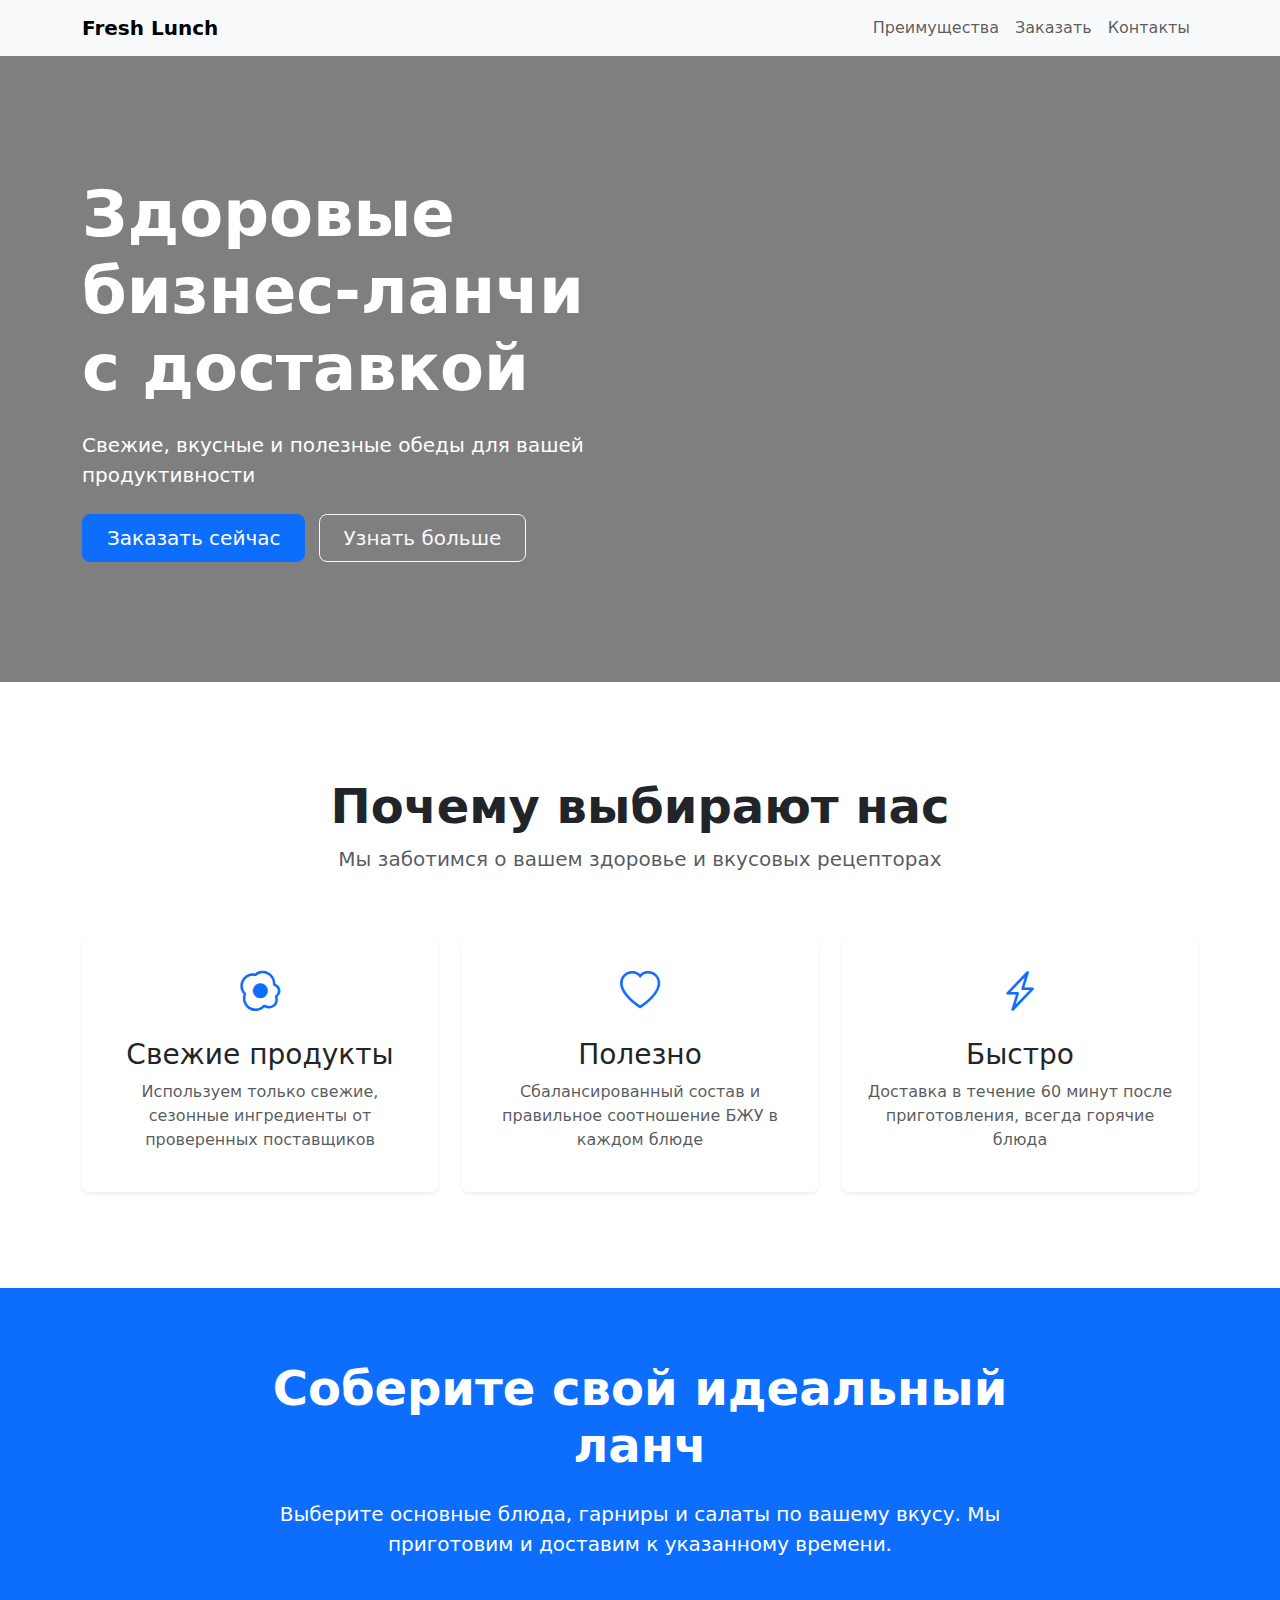
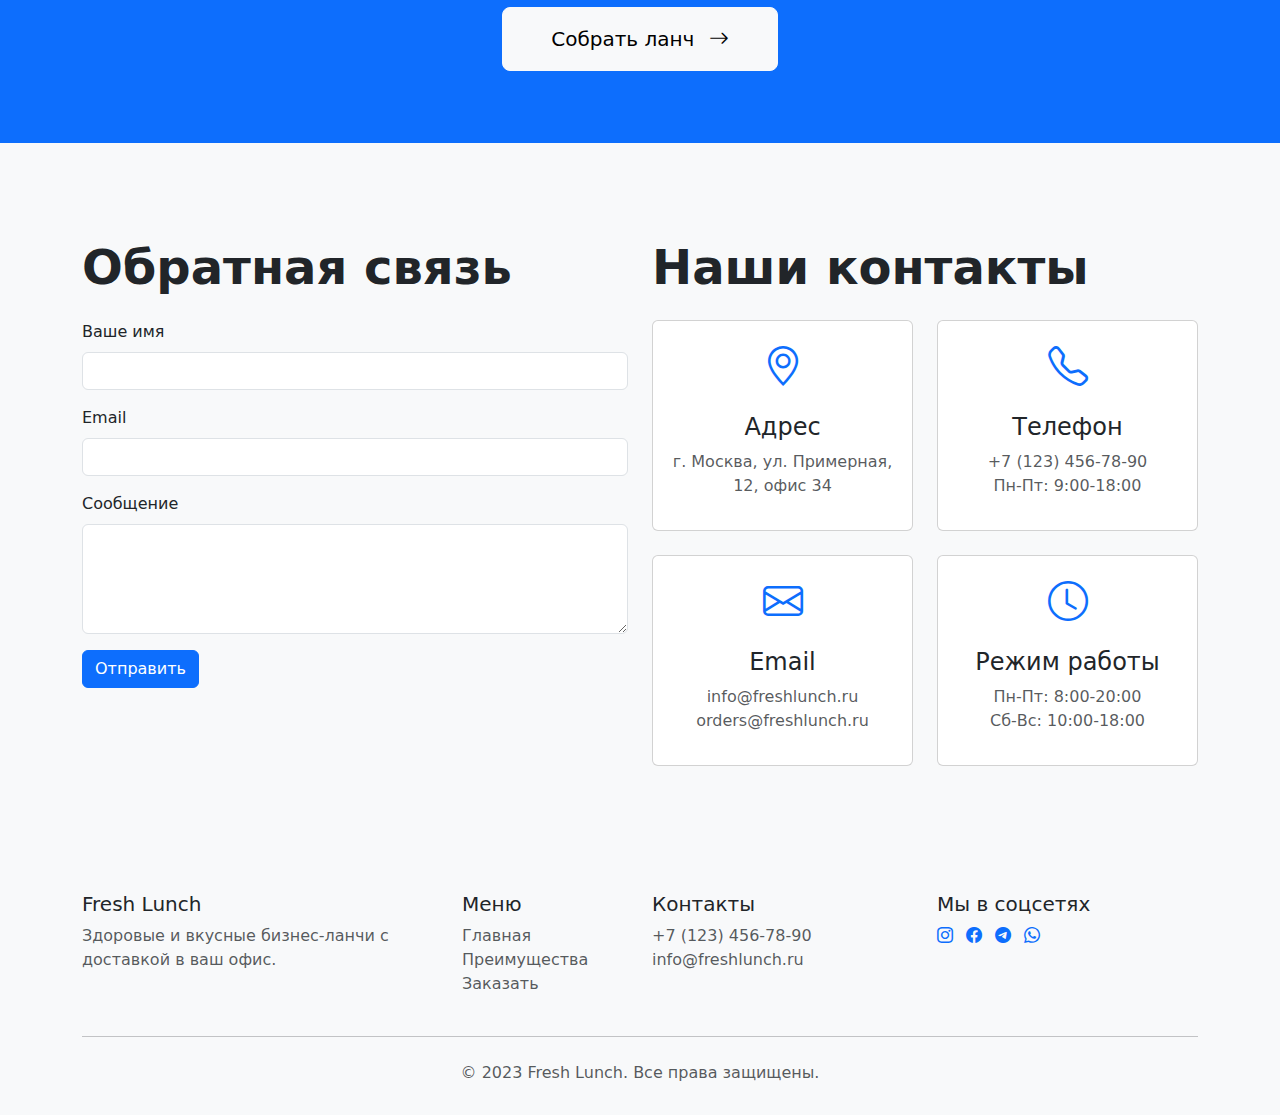
<file: lab10/index.html>
<!DOCTYPE html>
<html lang="ru">
<head>
    <meta charset="UTF-8">
    <meta name="viewport" content="width=device-width, initial-scale=1.0">
    <title>Fresh Lunch - Здоровые бизнес-ланчи</title>
    <!-- Bootstrap 5 CSS -->
    <link href="https://cdn.jsdelivr.net/npm/bootstrap@5.3.0/dist/css/bootstrap.min.css" rel="stylesheet">
    <!-- Bootstrap Icons -->
    <link rel="stylesheet" href="https://cdn.jsdelivr.net/npm/bootstrap-icons@1.10.0/font/bootstrap-icons.css">
    <style>
        /* Кастомные стили */
        .hero-section {
            background: linear-gradient(rgba(0, 0, 0, 0.5), rgba(0, 0, 0, 0.5)), url('https://images.unsplash.com/photo-1505576399279-565b52d4ac71');
            background-size: cover;
            background-position: center;
            color: white;
            padding: 120px 0;
        }
        
        .feature-icon {
            font-size: 2.5rem;
            margin-bottom: 1rem;
            color: #0d6efd;
        }
        
        .cta-section {
            background-color: #0d6efd;
            color: white;
        }
        
        .contact-card {
            transition: transform 0.3s;
        }
        
        .contact-card:hover {
            transform: translateY(-5px);
        }
        
        .footer {
            background-color: #f8f9fa;
            padding: 30px 0;
        }
    </style>
</head>
<body>
    <!-- Навигация -->
    <nav class="navbar navbar-expand-lg navbar-light bg-light sticky-top">
        <div class="container">
            <a class="navbar-brand fw-bold" href="#">Fresh Lunch</a>
            <button class="navbar-toggler" type="button" data-bs-toggle="collapse" data-bs-target="#navbarNav">
                <span class="navbar-toggler-icon"></span>
            </button>
            <div class="collapse navbar-collapse" id="navbarNav">
                <ul class="navbar-nav ms-auto">
                    <li class="nav-item">
                        <a class="nav-link" href="#features">Преимущества</a>
                    </li>
                    <li class="nav-item">
                        <a class="nav-link" href="#cta">Заказать</a>
                    </li>
                    <li class="nav-item">
                        <a class="nav-link" href="#contact">Контакты</a>
                    </li>
                </ul>
            </div>
        </div>
    </nav>

    <!-- Hero Section -->
    <section class="hero-section" id="home">
        <div class="container">
            <div class="row align-items-center">
                <div class="col-lg-6">
                    <h1 class="display-3 fw-bold mb-4">Здоровые бизнес-ланчи с доставкой</h1>
                    <p class="lead mb-4">Свежие, вкусные и полезные обеды для вашей продуктивности</p>
                    <a href="#cta" class="btn btn-primary btn-lg px-4 me-2">Заказать сейчас</a>
                    <a href="#features" class="btn btn-outline-light btn-lg px-4">Узнать больше</a>
                </div>
               
            </div>
        </div>
    </section>

    <!-- Features Section -->
    <section class="py-5" id="features">
        <div class="container py-5">
            <div class="row mb-5">
                <div class="col-12 text-center">
                    <h2 class="display-5 fw-bold">Почему выбирают нас</h2>
                    <p class="lead text-muted">Мы заботимся о вашем здоровье и вкусовых рецепторах</p>
                </div>
            </div>
            <div class="row g-4">
                <div class="col-md-4">
                    <div class="card h-100 border-0 shadow-sm">
                        <div class="card-body text-center p-4">
                            <div class="feature-icon">
                                <i class="bi bi-egg-fried"></i>
                            </div>
                            <h3>Свежие продукты</h3>
                            <p class="text-muted">Используем только свежие, сезонные ингредиенты от проверенных поставщиков</p>
                        </div>
                    </div>
                </div>
                <div class="col-md-4">
                    <div class="card h-100 border-0 shadow-sm">
                        <div class="card-body text-center p-4">
                            <div class="feature-icon">
                                <i class="bi bi-heart"></i>
                            </div>
                            <h3>Полезно</h3>
                            <p class="text-muted">Сбалансированный состав и правильное соотношение БЖУ в каждом блюде</p>
                        </div>
                    </div>
                </div>
                <div class="col-md-4">
                    <div class="card h-100 border-0 shadow-sm">
                        <div class="card-body text-center p-4">
                            <div class="feature-icon">
                                <i class="bi bi-lightning-charge"></i>
                            </div>
                            <h3>Быстро</h3>
                            <p class="text-muted">Доставка в течение 60 минут после приготовления, всегда горячие блюда</p>
                        </div>
                    </div>
                </div>
            </div>
        </div>
    </section>

    <!-- CTA Section -->
    <section class="cta-section py-5" id="cta">
        <div class="container py-4">
            <div class="row justify-content-center">
                <div class="col-lg-8 text-center">
                    <h2 class="display-5 fw-bold mb-4">Соберите свой идеальный ланч</h2>
                    <p class="lead mb-5">Выберите основные блюда, гарниры и салаты по вашему вкусу. Мы приготовим и доставим к указанному времени.</p>
                    <a href="construct.html" class="btn btn-light btn-lg px-5 py-3">Собрать ланч <i class="bi bi-arrow-right ms-2"></i></a>
                </div>
            </div>
        </div>
    </section>

    <!-- Contact Section -->
    <section class="py-5 bg-light" id="contact">
        <div class="container py-5">
            <div class="row">
                <div class="col-lg-6 mb-5 mb-lg-0">
                    <h2 class="display-5 fw-bold mb-4">Обратная связь</h2>
                    <form>
                        <div class="mb-3">
                            <label for="name" class="form-label">Ваше имя</label>
                            <input type="text" class="form-control" id="name" required>
                        </div>
                        <div class="mb-3">
                            <label for="email" class="form-label">Email</label>
                            <input type="email" class="form-control" id="email" required>
                        </div>
                        <div class="mb-3">
                            <label for="message" class="form-label">Сообщение</label>
                            <textarea class="form-control" id="message" rows="4" required></textarea>
                        </div>
                        <button type="submit" class="btn btn-primary">Отправить</button>
                    </form>
                </div>
                <div class="col-lg-6">
                    <h2 class="display-5 fw-bold mb-4">Наши контакты</h2>
                    <div class="row g-4">
                        <div class="col-md-6">
                            <div class="card contact-card h-100">
                                <div class="card-body">
                                    <div class="text-center mb-3">
                                        <i class="bi bi-geo-alt feature-icon"></i>
                                    </div>
                                    <h4 class="text-center">Адрес</h4>
                                    <p class="text-center text-muted">г. Москва, ул. Примерная, 12, офис 34</p>
                                </div>
                            </div>
                        </div>
                        <div class="col-md-6">
                            <div class="card contact-card h-100">
                                <div class="card-body">
                                    <div class="text-center mb-3">
                                        <i class="bi bi-telephone feature-icon"></i>
                                    </div>
                                    <h4 class="text-center">Телефон</h4>
                                    <p class="text-center text-muted">+7 (123) 456-78-90<br>Пн-Пт: 9:00-18:00</p>
                                </div>
                            </div>
                        </div>
                        <div class="col-md-6">
                            <div class="card contact-card h-100">
                                <div class="card-body">
                                    <div class="text-center mb-3">
                                        <i class="bi bi-envelope feature-icon"></i>
                                    </div>
                                    <h4 class="text-center">Email</h4>
                                    <p class="text-center text-muted">info@freshlunch.ru<br>orders@freshlunch.ru</p>
                                </div>
                            </div>
                        </div>
                        <div class="col-md-6">
                            <div class="card contact-card h-100">
                                <div class="card-body">
                                    <div class="text-center mb-3">
                                        <i class="bi bi-clock feature-icon"></i>
                                    </div>
                                    <h4 class="text-center">Режим работы</h4>
                                    <p class="text-center text-muted">Пн-Пт: 8:00-20:00<br>Сб-Вс: 10:00-18:00</p>
                                </div>
                            </div>
                        </div>
                    </div>
                </div>
            </div>
        </div>
    </section>

    <!-- Footer -->
    <footer class="footer">
        <div class="container">
            <div class="row">
                <div class="col-md-4 mb-4 mb-md-0">
                    <h5>Fresh Lunch</h5>
                    <p class="text-muted">Здоровые и вкусные бизнес-ланчи с доставкой в ваш офис.</p>
                </div>
                <div class="col-md-2 mb-4 mb-md-0">
                    <h5>Меню</h5>
                    <ul class="list-unstyled">
                        <li><a href="#home" class="text-decoration-none text-muted">Главная</a></li>
                        <li><a href="#features" class="text-decoration-none text-muted">Преимущества</a></li>
                        <li><a href="#cta" class="text-decoration-none text-muted">Заказать</a></li>
                    </ul>
                </div>
                <div class="col-md-3 mb-4 mb-md-0">
                    <h5>Контакты</h5>
                    <ul class="list-unstyled text-muted">
                        <li>+7 (123) 456-78-90</li>
                        <li>info@freshlunch.ru</li>
                    </ul>
                </div>
                <div class="col-md-3">
                    <h5>Мы в соцсетях</h5>
                    <div class="social-links">
                        <a href="#" class="text-decoration-none me-2"><i class="bi bi-instagram"></i></a>
                        <a href="#" class="text-decoration-none me-2"><i class="bi bi-facebook"></i></a>
                        <a href="#" class="text-decoration-none me-2"><i class="bi bi-telegram"></i></a>
                        <a href="#" class="text-decoration-none"><i class="bi bi-whatsapp"></i></a>
                    </div>
                </div>
            </div>
            <hr class="my-4">
            <div class="row">
                <div class="col-12 text-center text-muted">
                    <p class="mb-0">© 2023 Fresh Lunch. Все права защищены.</p>
                </div>
            </div>
        </div>
    </footer>

    <!-- Bootstrap JS -->
    <script src="https://cdn.jsdelivr.net/npm/bootstrap@5.3.0/dist/js/bootstrap.bundle.min.js"></script>
</body>
</html>
</file>
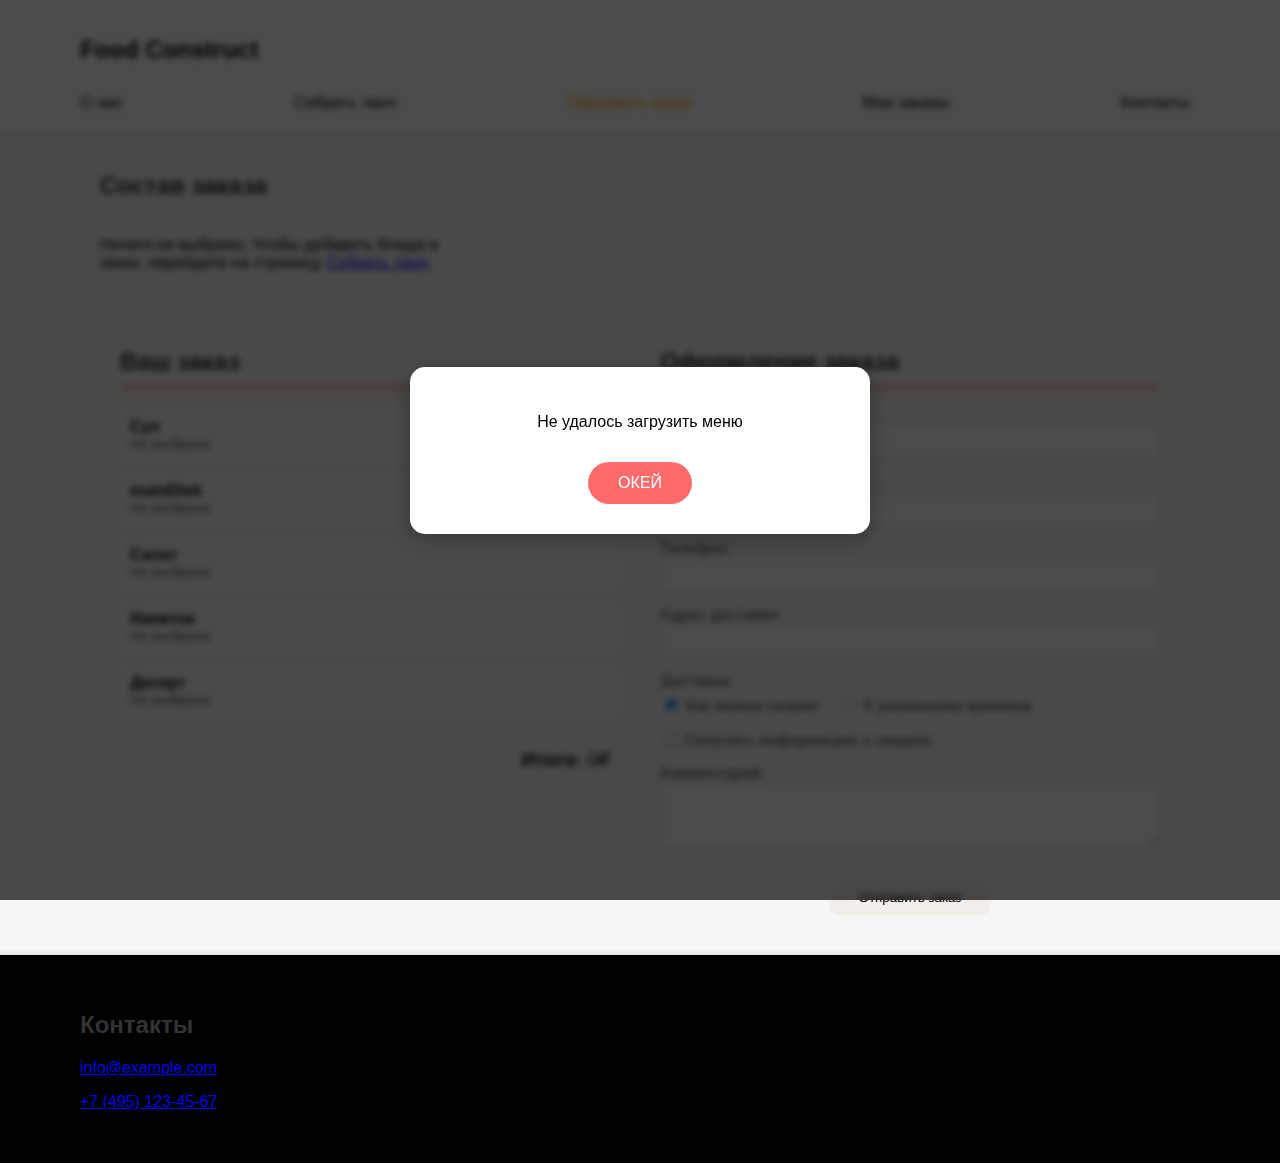
<file: lab8/checkout.html>
<!DOCTYPE html>
<html lang="ru">
<head>
    <meta charset="UTF-8">
    <meta name="viewport" content="width=device-width, initial-scale=1.0">
    <link rel="preconnect" href="https://fonts.googleapis.com">
    <link rel="preconnect" href="https://fonts.gstatic.com" crossorigin>
    <link href="https://fonts.googleapis.com/css2?family=Anton&display=swap" rel="stylesheet">
    <link rel="stylesheet" href="css/base.css">
    <link rel="stylesheet" href="css/lunch.css">
    <title>Оформить заказ</title>
</head>
<body>
    <header>
        <h1>Food Construct</h1>
        <nav>
            <a href="index.html" >О нас</a>
            <a href="lunch.html">Собрать ланч</a>
            <a href="#" class="highlight">Оформить заказ</a>
            <a href="orders.html" >Мои заказы</a>
            <a href="#contacts">Контакты</a>
        </nav>
    </header>

    <main>
        <div class="container">
            <section class="order-summary">
                <h2>Состав заказа</h2>
                <div id="orderItems" class="food-container"></div>
            </section>

            <section class="order-form">
                <form id="orderForm" method="post">
                    <input type="hidden" name="soup" id="hiddenSoup">
                    <input type="hidden" name="main_dish" id="hiddenMainDish">
                    <input type="hidden" name="salad" id="hiddenSalad">
                    <input type="hidden" name="drink" id="hiddenDrink">
                    <input type="hidden" name="dessert" id="hiddenDessert">
                    
                    <div class="form-container">
                        <div class="form-column">
                            <h2 class="column-title">Ваш заказ</h2>
                            <div id="selectedItems">
                                <div id="selectedItemsList"></div>
                            </div>
                            <div class="total-price">
                                <strong>Итого: </strong><span id="totalAmount">0₽</span>
                            </div>
                        </div>
                        
                        <div class="form-column">
                            <h2 class="column-title">Оформление заказа</h2>
                            <div class="form-group">
                                <label for="name">Имя:</label>
                                <input type="text" id="name" name="name" required>
                            </div>
                            <div class="form-group">
                                <label for="email">Email:</label>
                                <input type="email" id="email" name="email" required>
                            </div>
                            <div class="form-group">
                                <label for="phone">Телефон:</label>
                                <input type="tel" id="phone" name="phone" required>
                            </div>
                            <div class="form-group">
                                <label for="address">Адрес доставки:</label>
                                <input type="text" id="address" name="address" required>
                            </div>
                            <div class="form-group">
                                <label>Доставка:</label>
                                <div class="radio-group">
                                    <label>
                                        <input type="radio" name="delivery" value="now" checked>
                                        Как можно скорее
                                    </label>
                                    <label>
                                        <input type="radio" name="delivery" value="by_time">
                                        К указанному времени
                                    </label>
                                </div>
                            </div>
                            <div class="form-group" id="timeSelect" style="display: none;">
                                <label for="deliveryTime">Время доставки:</label>
                                <input type="time" id="deliveryTime" name="deliveryTime" min="07:00" max="23:00">
                            </div>
                            <div class="form-group">
                                <label>
                                    <input type="checkbox" name="subscribe" value="1">
                                    Получать информацию о скидках
                                </label>
                            </div>
                            <div class="form-group">
                                <label for="comments">Комментарий:</label>
                                <textarea id="comments" name="comment" rows="3"></textarea>
                            </div>
                            <div class="buttons-group">
                                <button type="submit" id="submitOrder">Отправить заказ</button>
                            </div>
                        </div>
                    </div>
                </form>
            </section>
        </div>
    </main>

    <footer>
        <section id="contacts">
            <div class="footer-data">
                <h2>Контакты</h2>
                <p><a href="mailto:info@example.com">info@example.com</a></p>
                <p><a href="tel:+74951234567">+7 (495) 123-45-67</a></p>
            </div>
        </section>
    </footer>

    <script src="js/checkout.js"></script>
</body>
</html>
</file>
<file: lab8/css/base.css>
body {
    font-family: Arial, sans-serif;
    margin: 0;
    padding: 0;
    background-color: #f6f6f6;
}

nav {
    display: flex;
    justify-content: space-between;
}

nav a {
    margin-top: 10px;
    margin-right: 10px;
    color: black;
    text-decoration: none;
}

nav a.highlight {
    color: orange;
}

.container {
    padding: 20px;
}

h1 {
    font-size: 24px;
    margin-bottom: 20px;
}

h2 {
    color: #333;
}

header {
    background-color: white;
    padding: 20px;
    box-shadow: 0 2px 4px rgba(0, 0, 0, 0.1);
}

footer {
    background-color: black;
    color: white;
    padding: 20px;
    text-align: left;
    box-shadow: 0 -2px 4px rgba(0, 0, 0, 0.1);
}

main {
    flex: 1;
}

.footer-data {
    padding-top: 1rem;
    padding-bottom: 1rem;
}

main,
header,
footer {
    padding-left: 5rem;
    padding-right: 5rem;
}

@media (max-width: 800px) {
    nav {
        display: flex;
        justify-content: space-between;
        /* Равное расстояние между элементами без отступов по краям */
    }
}

@media (max-width: 600px) {

    h1,
    section h2 {
        text-align: center;
        /* Выравнивание текста по центру */
    }

    nav {
        flex-direction: column;
        /* Вертикальное направление элементов в контейнере */
        align-items: center;
        /* Выравнивание флекс-элементов по центру поперечной оси */
    }

    nav a {
        font-size: calc(100% + 4px);
        /* Увеличение шрифта ссылок на 4 пикселя */
    }

}

@media (max-width: 400px) {
    table {
        font-size: calc(100% - 4px);
        /* Уменьшение шрифта таблицы еще на 2 пикселя, в сумме на 4 пикселя */
    }

    .container {
        padding: 0;
    }

    main,
    header,
    footer {
        padding-left: 1rem;
        padding-right: 1rem;
    }
}
</file>
<file: lab8/css/lunch.css>
.food-container {
  display: grid;
  grid-template-columns: repeat(3, 1fr);
  gap: 10px;

}

.card {
  display: flex;
  flex-direction: column;
  justify-content: space-between;
  background-color: white;
  border-radius: 35px;
  padding: 30px 40px;
  filter: drop-shadow(17px 19px 24px rgba(0, 0, 0, 0.13));
  transition: border 0.3s, background-color 0.3s;
}

.card:hover {
  border: 2px solid tomato;
}

.card img {
  width: 100%;
  height: auto;
  border-radius: 35px;
  margin-bottom: 15px;
}

.card div {
  display: flex;
  flex-direction: column;
  justify-content: space-between;
  flex-grow: 1;
}

.price {
  font-weight: bold;
  font-size: 1.2rem;
  margin: 5px 0;
}

.name {
  font-size: 1.1rem;
  margin: 5px 0;
}

.weight {
  color: gray;
  margin: 5px 0;
}

button {
  background-color: #f1eee9;
  padding: 10px 30px;
  border: none;
  border-radius: 10px;
  margin-top: 10px;
  cursor: pointer;
  transition: background-color 0.3s;
}

.card:hover button {
  background-color: tomato;
  color: white;
}

@media (max-width: 800px) {
  .food-container {
      display: grid;
      grid-template-columns: repeat(2, 1fr);
      gap: 10px;
  }
}

@media (max-width: 600px) {
  .food-container {
      display: grid;
      grid-template-columns: repeat(1, 1fr);
      gap: 10px;
  }
}

.form-container {
  display: grid;
  grid-template-columns: repeat(2, 1fr);
}

.form-column {
  padding: 20px;
  justify-content: space-between;
  flex-direction: column;
}

@media (max-width: 800px) {
  .form-container {
      display: grid;
      grid-template-columns: repeat(1, 1fr);
      gap: 10px;
  }
}

.spacer {
  max-height: 100%;
  display: flex;
}

.form-group {
  margin-bottom: 15px;
}

.column-title {
  margin-top: 0;
  padding-bottom: 10px;
  border-bottom: 2px solid tomato;
  color: #333;
}

label {
  display: block;
  color: #555;
}

input[type="text"],
input[type="email"],
input[type="tel"],
input[type="time"],
select,
textarea {
  width: 100%;
  padding: 8px;
  border: 1px solid #ddd;
  border-radius: 4px;
  box-sizing: border-box;
}

.buttons-group {
  text-align: center;
  margin-top: 20px;
}



button[type="reset"] {
  background-color: #f44336;
}

.radio-group {
  margin-top: 5px;
}

.radio-group label {
  display: inline-block;
  margin-right: 15px;
}


/* Стили для выбранных блюд */
#selectedItems {
  margin-bottom: 20px;
  min-height: 100px;
}

.selected-item {
  display: flex;
  align-items: center;
  padding: 10px;
  background-color: #f9f9f9;
  border-radius: 10px;
  margin-bottom: 10px;
}

.selected-item img {
  width: 50px;
  height: 50px;
  border-radius: 5px;
  margin-right: 15px;
}

.item-info {
  flex-grow: 1;
  display: flex;
  flex-direction: column;
}

.item-name {
  font-weight: bold;
}

.item-price {
  color: #666;
  font-size: 0.9em;
}

.remove-item {
  background: none;
  border: none;
  font-size: 1.5em;
  color: #f44336;
  cursor: pointer;
  padding: 5px 10px;
}

.remove-item:hover {
  background-color: #ffebee;
  border-radius: 50%;
}

.total-price {
  font-size: 1.2em;
  padding: 10px;
  background-color: #f5f5f5;
  border-radius: 5px;
  margin-bottom: 20px;
  text-align: right;
}

/* Стили для фильтров */
.filters {
  display: flex;
  flex-wrap: wrap;
  gap: 8px;
  margin: 15px 0;
  padding: 10px 0;
  border-bottom: 1px solid #eee;
}

.filters button {
  padding: 5px 10px;
  border: 1px solid #ddd;
  background-color: white;
  border-radius: 15px;
  cursor: pointer;
  font-size: 0.8em;
  transition: all 0.3s;
  margin-bottom: 5px;
}

.filters button:hover {
  background-color: #f5f5f5;
}

.filters button.active {
  background-color: tomato;
  color: white;
  border-color: tomato;
}

.filters .reset-filter {
  background-color: #f44336;
  color: white;
  border-color: #f44336;
  margin-left: auto;
}

.filters .reset-filter:hover {
  background-color: #d32f2f;
}

/* Стили для секции меню */
section.menu {
  display: flex;
  flex-direction: column;
  gap: 40px;
  margin-bottom: 40px;
}

.menu-category {
  background-color: #fff;
  padding: 20px;
  border-radius: 15px;
  box-shadow: 0 2px 10px rgba(0,0,0,0.1);
}

.menu-category h1 {
  font-size: 24px;
  margin-bottom: 20px;
  color: #333;
}

.lunch-combos {
margin: 3rem 0;
overflow-x: auto; /* Добавляем горизонтальный скролл при необходимости */
padding-bottom: 1rem; /* Отступ для скролла */
}
.lunch-combos h2 {
  text-align: center;
  margin-bottom: 30px;
  color: #333;
}

.combo-grid {
  display: flex; /* Меняем grid на flex */
  gap: 2rem;
  padding: 1rem 0;
  width: max-content; /* Ширина по содержимому */
  min-width: 100%; /* Минимальная ширина на весь контейнер */
}

.combo-option {
  flex: 0 0 auto; /* Фиксированная ширина без растягивания */
  width: 280px; /* Фиксированная ширина карточки комбо */
  background: white;
  border-radius: 20px;
  padding: 1.5rem;
  box-shadow: var(--shadow-sm);
  transition: var(--transition);
}

.combo-option h3 {
  margin: 0;
  text-align: center;
  color: #444;
}

.combo-option:hover {
  transform: translateY(-5px);
  box-shadow: 0 5px 15px rgba(0,0,0,0.1);
}

.combo-dish {
  display: flex;
  align-items: center;
  gap: 1rem;
  margin-bottom: 1rem;
}


.combo-dish img {
  width: 60px;
  height: 60px;
  border-radius: 50%;
  object-fit: cover;
}

.lunch-combos::-webkit-scrollbar {
  height: 8px;
}

.lunch-combos::-webkit-scrollbar-track {
  background: #f1f1f1;
  border-radius: 4px;
}

.lunch-combos::-webkit-scrollbar-thumb {
  background: var(--primary-color);
  border-radius: 4px;
}

.lunch-combos::-webkit-scrollbar-thumb:hover {
  background: var(--secondary-color);
}

/* Адаптивность */
@media (max-width: 768px) {
  .combo-option {
    width: 240px;
  }
  
  .combo-dish img {
    width: 50px;
    height: 50px;
  }
}

@media (max-width: 576px) {
  .combo-option {
    width: 220px;
    padding: 1rem;
  }
}

.combo-dish img:hover {
  transform: translateY(-3px) scale(1.05);
}

.dessert-info {
  margin-top: 30px;
  text-align: center;
  padding: 15px;
  background-color: #f9f9f9;
  border-radius: 10px;
}

.dessert-info p {
  margin-bottom: 15px;
}

.dessert-info small {
  font-size: 14px;
  color: #666;
}

.dessert-images {
  display: flex;
  justify-content: center;
  gap: 20px;
}

.dessert-images img {
  width: 80px;
  height: 80px;
  border-radius: 50%;
  object-fit: cover;
  transition: all 0.3s;
}

.dessert-images img:hover {
  transform: translateY(-3px) scale(1.1);
}

.notification-overlay {
  position: fixed;
  top: 0;
  left: 0;
  right: 0;
  bottom: 0;
  background-color: rgba(0, 0, 0, 0.7);
  display: flex;
  justify-content: center;
  align-items: center;
  z-index: 1000;
  backdrop-filter: blur(3px);
}

.notification-modal {
  background-color: white;
  padding: 30px;
  border-radius: 15px;
  width: 90%;
  max-width: 400px;
  text-align: center;
  box-shadow: 0 5px 25px rgba(0, 0, 0, 0.3);
  animation: fadeIn 0.3s ease-out;
}

.notification-image {
  width: 100px;
  height: 100px;
  margin: 0 auto 20px;
  background-size: contain;
  background-repeat: no-repeat;
  background-position: center;
}

.notification-image.none-selected {
  background-image: url('imgs/notifications/none-selected.png');
}

.notification-image.select-drink {
  background-image: url('imgs/notifications/select-drink.png');
}

.notification-image.select-main {
  background-image: url('imgs/notifications/select-main.png');
}

.notification-text {
  font-size: 18px;
  margin-bottom: 25px;
  color: #333;
}

.notification-button {
  background-color: #ff6b6b;
  color: white;
  border: none;
  padding: 12px 30px;
  border-radius: 25px;
  font-size: 16px;
  cursor: pointer;
  transition: all 0.3s;
  margin-top: 15px;
}

.notification-button:hover {
  background-color: #ff5252;
  transform: translateY(-2px);
  box-shadow: 0 3px 10px rgba(255, 107, 107, 0.3);
}

@keyframes fadeIn {
  from { opacity: 0; transform: translateY(20px); }
  to { opacity: 1; transform: translateY(0); }
}

  /* Стили для панели оформления */
.checkout-panel {
  position: sticky;
  bottom: 20px;
  background: white;
  padding: 15px;
  border-radius: 10px;
  box-shadow: 0 2px 10px rgba(0,0,0,0.1);
  margin-top: 20px;
  display: none;
}

.checkout-summary {
  display: flex;
  justify-content: space-between;
  align-items: center;
}

.checkout-button {
  background-color: tomato;
  color: white;
  padding: 10px 20px;
  border-radius: 5px;
  text-decoration: none;
}

.checkout-button:disabled {
  background-color: #ccc;
  cursor: not-allowed;
}

/* Стили для страницы оформления заказа */
.order-summary {
  margin-bottom: 40px;
}

.order-summary h2 {
  margin-bottom: 20px;
}

.remove-btn {
  background-color: #f44336;
  color: white;
}
</file>
